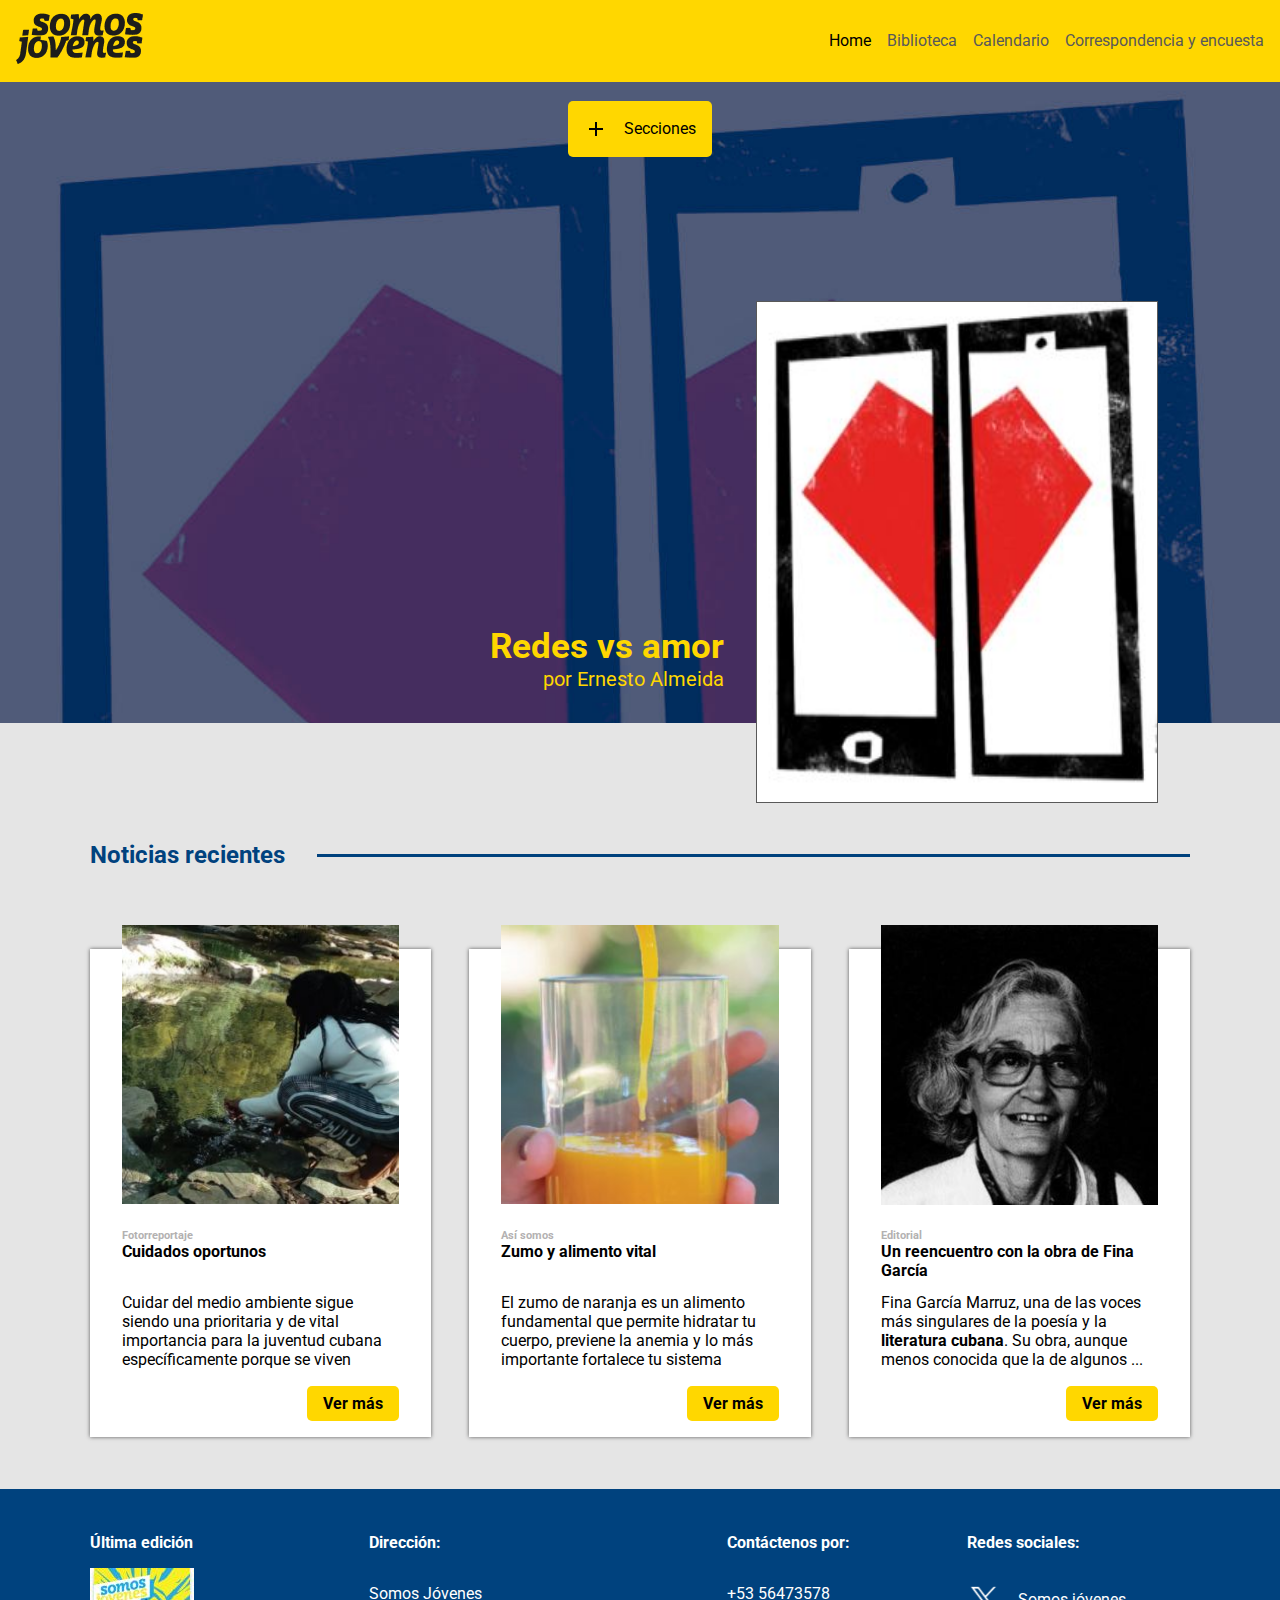
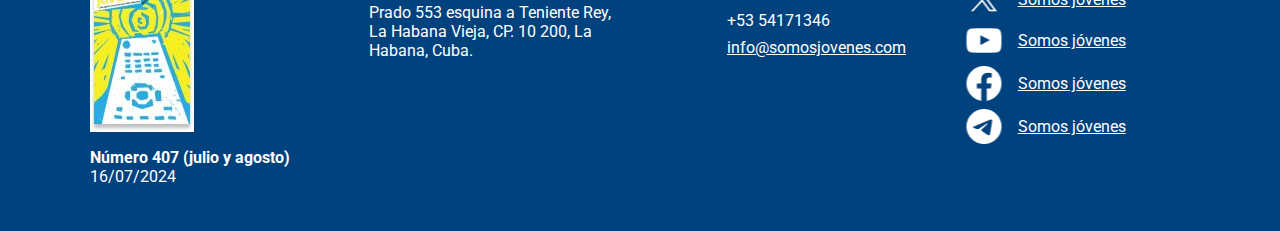
<file: index.html>
<!doctype html>
<html>

<head>
	<meta charset="utf-8">
	<meta name="viewport" content="width=device-width, initial-scale=1.0">
	<title>Ejercicio práctico de HTML</title>

	<!-- Insertando la fuente Roboto desde Google Fonts  -->
	<link rel="preconnect" href="https://fonts.googleapis.com">
	<link rel="preconnect" href="https://fonts.gstatic.com" crossorigin>
	<link
		href="https://fonts.googleapis.com/css2?family=Roboto:ital,wght@0,100;0,300;0,400;0,500;0,700;0,900;1,100;1,300;1,400;1,500;1,700;1,900&display=swap"
		rel="stylesheet">

	<!-- Insertar los estilos -->
	<!-- Lo haremos próximamente, después de la conferencia sobre CSS -->
	<link rel="stylesheet" href="./css/mis_estilos.css">
</head>

<body>
	<header>
		<nav>
			<!-- Insertar el logo del sitio -->
			<a href=""><img src="./imgs/logo.png" alt="logo"></a>
			<!-- Barra de navegación -->
			<ul>
				<li>
					<a href="index.html" class="selected">Home</a>
				</li>
				<li>
					<a href="">Biblioteca</a>
				</li>
				<li>
					<a href="">Calendario</a>
				</li>
				<li>
					<a href="">Correspondencia y encuesta</a>
				</li>
				<!-- 	Adicionar los elementos  del menú "Calendario" y "Correspondencia y encuesta" -->
		</nav>
	</header>
	<section> <!-- Sección del banner -->

		<!-- La imagen del banner la insertaremos como imagen de fondo con CSS  -->

		<!-- el contenido aquí -->
		<div> <!-- botón secciones-->
			<img src="./imgs/mas.png" alt="mas">
			<p>Secciones</p>
		</div> <!-- fin del botón secciones -->
		<div> <!-- texto e imagen de la noticia principal-->
			<div>
				<h1>Redes vs amor</h1>
				<p>por Ernesto Almeida</p>
			</div>
			<!-- Inserte la imagen de la noticia principal -->
			<img src="./imgs/noticia_princial.jpg" alt="noticia principal" width="400px" height="500px">
		</div>
	</section> <!-- fin banner -->
	<main>
		<section> <!-- noticias recientes -->

			<!-- El título de la sección  y la línea -->
			<div>
				<h2>Noticias recientes
				</h2>
				<!-- Defina el título de la sección Noticias recientes -->
				<div> <!-- la línea la insertaremos usando css --></div>
			</div>

			<div> <!-- bloque de las subsecciones -->
				<article id="noticia1"> <!-- recomendación del ejercicio: utilizar la etiqueta article -->
					<!-- Inserte la imagen de la Noticia 1 -->
					<img src="./imgs/noticia1.jpg" alt="noticia1" />
					<div> <!-- textos de la subsección -->
						<!-- Defina la jerarquía de los textos h1, h2, ... p -->
						<div>
							<h6><a href="./fotorreportaje.html">Fotorreportaje</a></h6>
							<h4>Cuidados oportunos</h4>
						</div>
						<div>
							<p>Cuidar del medio ambiente sigue siendo una prioritaria y de vital importancia para la juventud cubana
								específicamente porque se viven tiempos convulsos donde la ...</p>
							<div> <!-- botón ver más -->
								<a href="">Ver más</a>
							</div>
						</div>
					</div>
				</article>

				<!-- Complete -->

				<article id="noticia2"> <!-- Noticia 2 -->
					<img src="./imgs/noticia2.jpg" alt="noticia2">
					<div>
						<div>
							<h6>Así somos</h6>
							<h4>Zumo y alimento vital</h4>
						</div>
						<div>
							<p>El zumo de naranja es un alimento fundamental que permite hidratar tu cuerpo, previene la anemia y lo
								más
								importante fortalece tu sistema inmunol ...</p>
							<div> <!-- botón ver más -->
								<a href="">Ver más</a>
							</div>
						</div>
					</div>
				</article>

				<article id="noticia3"> <!-- Noticia 3 -->
					<img src="./imgs/noticia3.jpg" alt="noticia3">
					<div>
						<div>
							<h6>Editorial</h6>
							<h4>Un reencuentro con la obra de Fina García</h4>
						</div>
						<div>
							<p>Fina García Marruz, una de las voces más singulares de la poesía y la <strong>literatura
									cubana</strong>. Su obra, aunque
								menos conocida que la de algunos ...</p>
							<div> <!-- botón ver más -->
								<a href="">Ver más</a>
							</div>
						</div>
					</div>
				</article>

			</div> <!-- fin del bloque de las subsecciones -->

		</section><!-- fin noticias recientes -->

	</main>
	<footer>
		<!-- el contenido aquí -->
		<!-- Será colocado en cuatro bloques de contenido, para lo cual puede utilizar la etiqueta div o section -->
		<div> <!-- última edición -->
			<h4>Última edición</h4>
			<img src="./imgs/portada.jpg" alt="portada">


			<p><strong>Número 407 (julio y agosto)</strong><br>16/07/2024</p>
		</div>
		<!-- Complete -->
		<div> <!-- dirección -->

			<h4>Dirección:</h4>
			<p>Somos Jóvenes <br>Prado 553 esquina a Teniente Rey, La Habana Vieja, CP. 10 200, La Habana, Cuba.</p>
		</div>

		<!-- Contáctenos -->
		<div>
			<h4>Contáctenos por:</h4>
			<p>+53 56473578</p>
			<p>+53 54171346</p>
			<a href="mailto:info@somosjovenes.com">info@somosjovenes.com</a>
		</div>

		<!-- Redes sociales -->
		<div>
			<h4>Redes sociales:</h4>
			<div>
				<img src="./imgs/twitter.png" alt="twitter">
				<a href="">Somos jóvenes</a>
			</div>
			<div>
				<img src="./imgs/youtube.png" alt="youtube">
				<a href="">Somos jóvenes</a>
			</div>
			<div>
				<img src="./imgs/facebook.png" alt="facebook">
				<a href="">Somos jóvenes</a>
			</div>
			<div>
				<img src="./imgs/telegram.png" alt="telegram">
				<a href="">Somos jóvenes</a>
			</div>

		</div>

		<!-- Los iconos de las redes sociales serán también insertados con Font Awesome... próximas clases -->

	</footer>
</body>

</html>
</file>
<file: css/mis_estilos.css>
* {
	padding: 0;
	margin: 0;
	font-family: "Roboto", sans-serif;
}

a {
	text-decoration: none;
	color: black;
}

.selected {
	color: black;
}

header>nav {
	display: flex;
	align-items: center;
	justify-content: space-between;
	padding: .8rem 1rem;
	background-color: gold;
}

header>nav>ul {
	display: inline-flex;
	list-style: none;
}

header>nav>ul>li {
	margin-left: 1rem;
}

header>nav>ul>li>a {
	color: #595959;
}

body>section {
	background-image: url('/imgs/banner.jpg');
	background-size: cover;
	padding: 1.5% calc(7% + 2rem) 2.5%;
}

body>section>div:first-child {
	width: max-content;
	display: flex;
	gap: 1rem;
	margin: 0 auto;
	align-items: center;
	background-color: gold;
	border-radius: 5px;
	padding: 1rem;
}

body>section>div:last-child {
	margin-top: 2rem;
	width: 100%;
	display: flex;
	align-items: end;
	justify-content: end;
	gap: 2rem;
}

body>section>div:last-child>div {
	color: gold;
	text-align: end;
}

body>section>div:last-child img {
	border: 1px solid #595959;
	transform: translateY(7rem);
}

body>section>div:last-child h1 {
	font-size: 35px;
}

body>section>div:last-child p {
	font-size: 20px;
}

main>section {
	background-color: #e5e5e5;
	padding: 8% 7% 4% 7%;
}

main>section>div:first-child {
	width: 100%;
	display: flex;
	align-items: center;
	gap: 2rem;
	color: #00427e;
	margin-top: 1rem;
}

main>section>div:first-child>div {
	flex-grow: 1;
	height: 3px;
	background-color: #00427e;
}

main>section>div:last-child {
	margin-top: 5rem;
	display: flex;
	gap: 3.5%;
}

main>section>div:last-child>article {
	background-color: white;
	box-shadow: 0 0 4px #595959;
	padding: 2rem 2rem 1rem 2rem;
	width: 30%;
	display: grid;
}

main>section>div:last-child>article>img {
	width: 100%;
	margin-top: -3.5rem;
	margin-bottom: 1.5rem;
}

main>section>div:last-child>article>div {
	flex-grow: 1;
	display: grid;
	align-content: space-between;
	gap: .5rem;
	height: 12rem;
}

main>section>div:last-child>article>div>div>h6,
main>section>div:last-child>article>div>div>h6>a {
	color: #b3b1b1;
}

main>section>div:last-child>article>div>div>p {
	overflow: hidden;
	text-overflow: ellipsis;
}

main>section>div:last-child>article>div>div:last-child {
	display: grid;
	gap: 1rem;
	height: 8rem;
}

main>section>div:last-child>article>div>div:last-child>div {
	background-color: gold;
	width: max-content;
	padding: 0.5rem 1rem;
	border-radius: 5px;
	justify-self: end;
	align-items: end;
	font-weight: bold;
}

footer {
	background-color: #00427e;
	color: white;
	padding: 3.5% 7%;
	display: flex;
	align-items: start;
	justify-content: space-between;
	gap: 1rem;
}

footer a {
	color: white;
	text-decoration: underline;
}

footer>div {
	width: 24%;
}

footer>div:first-child {
	display: grid;
	gap: 1rem;
}

footer>div:not(:first-child)>h4 {
	margin-bottom: 2rem;
}

footer>div:nth-child(3) {
	transform: translateX(30%);
}

footer>div:nth-child(3)>*:nth-child(n+2) {
	margin-bottom: .5rem;
}

footer>div:last-child {
	transform: translateX(15%);
}

footer>div:last-child>div {
	display: flex;
	align-items: center;
	gap: 1rem;
	margin-bottom: .5rem;
}
</file>
